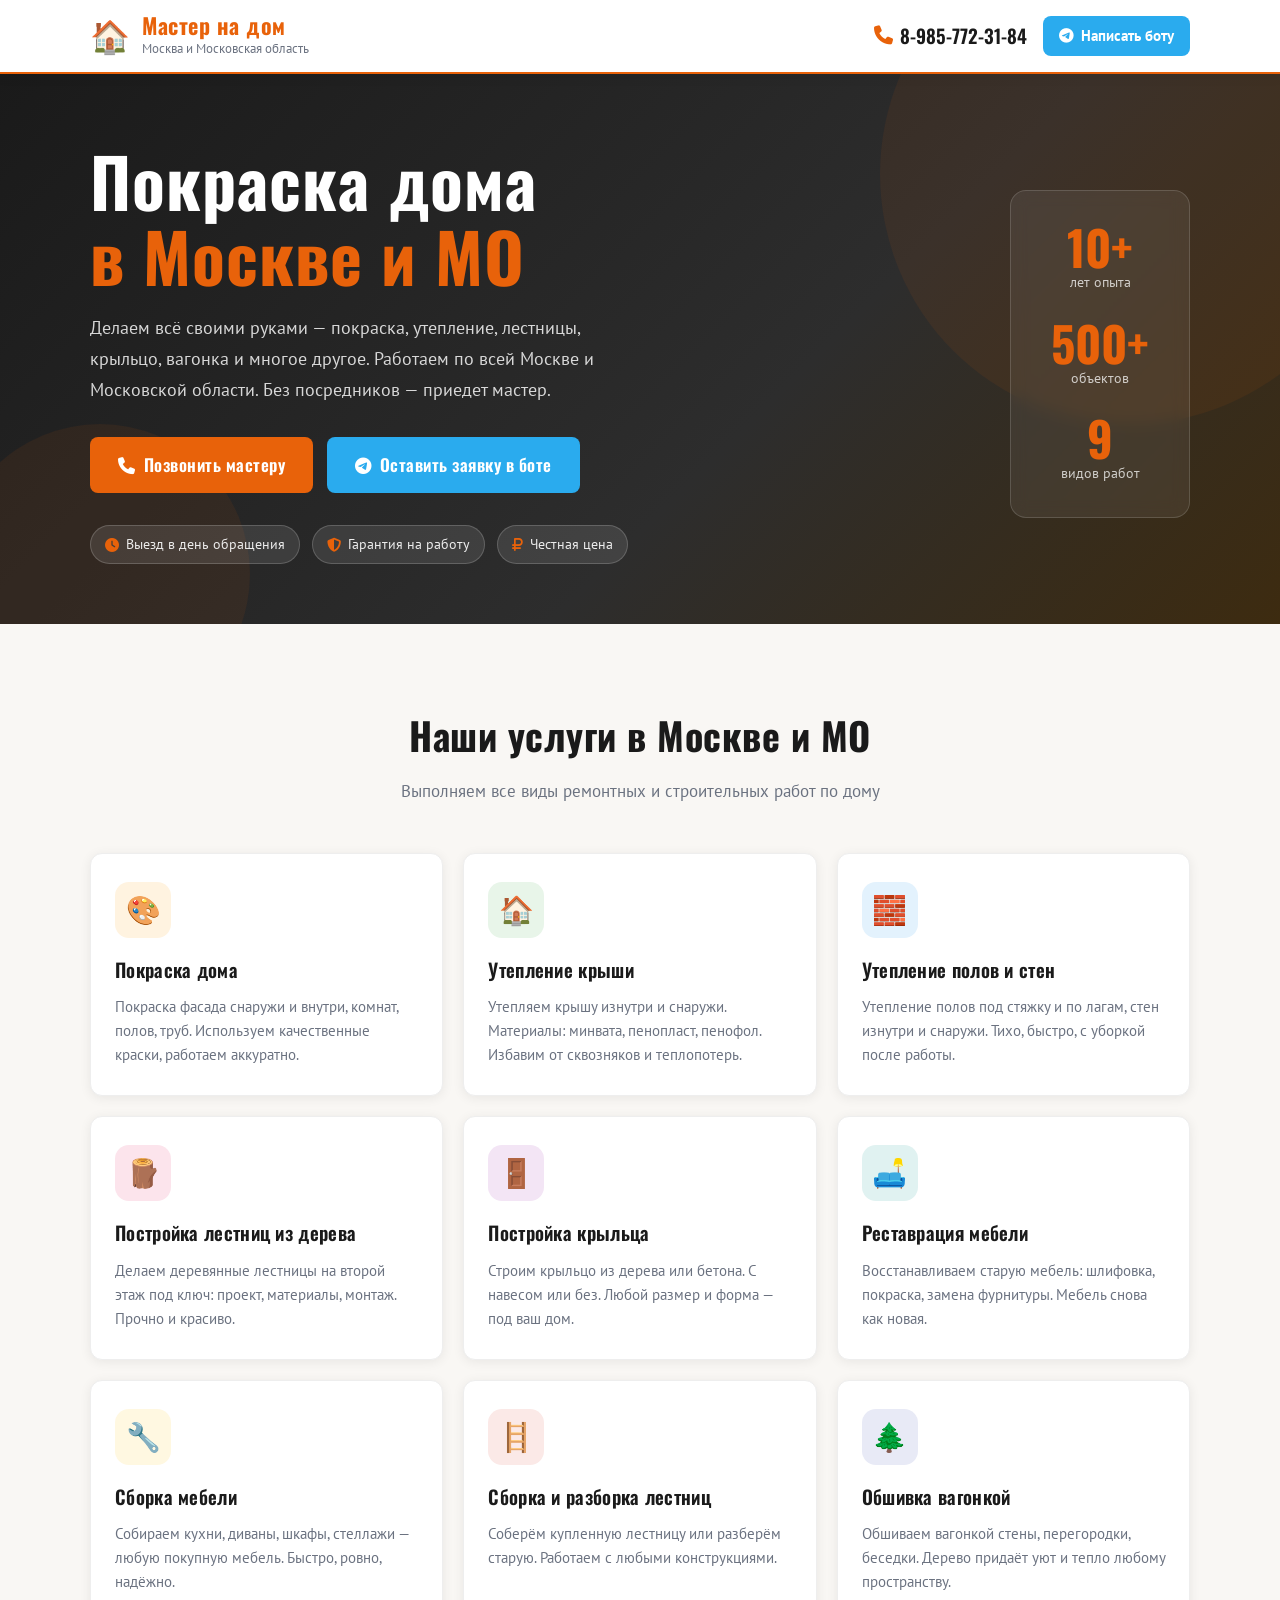
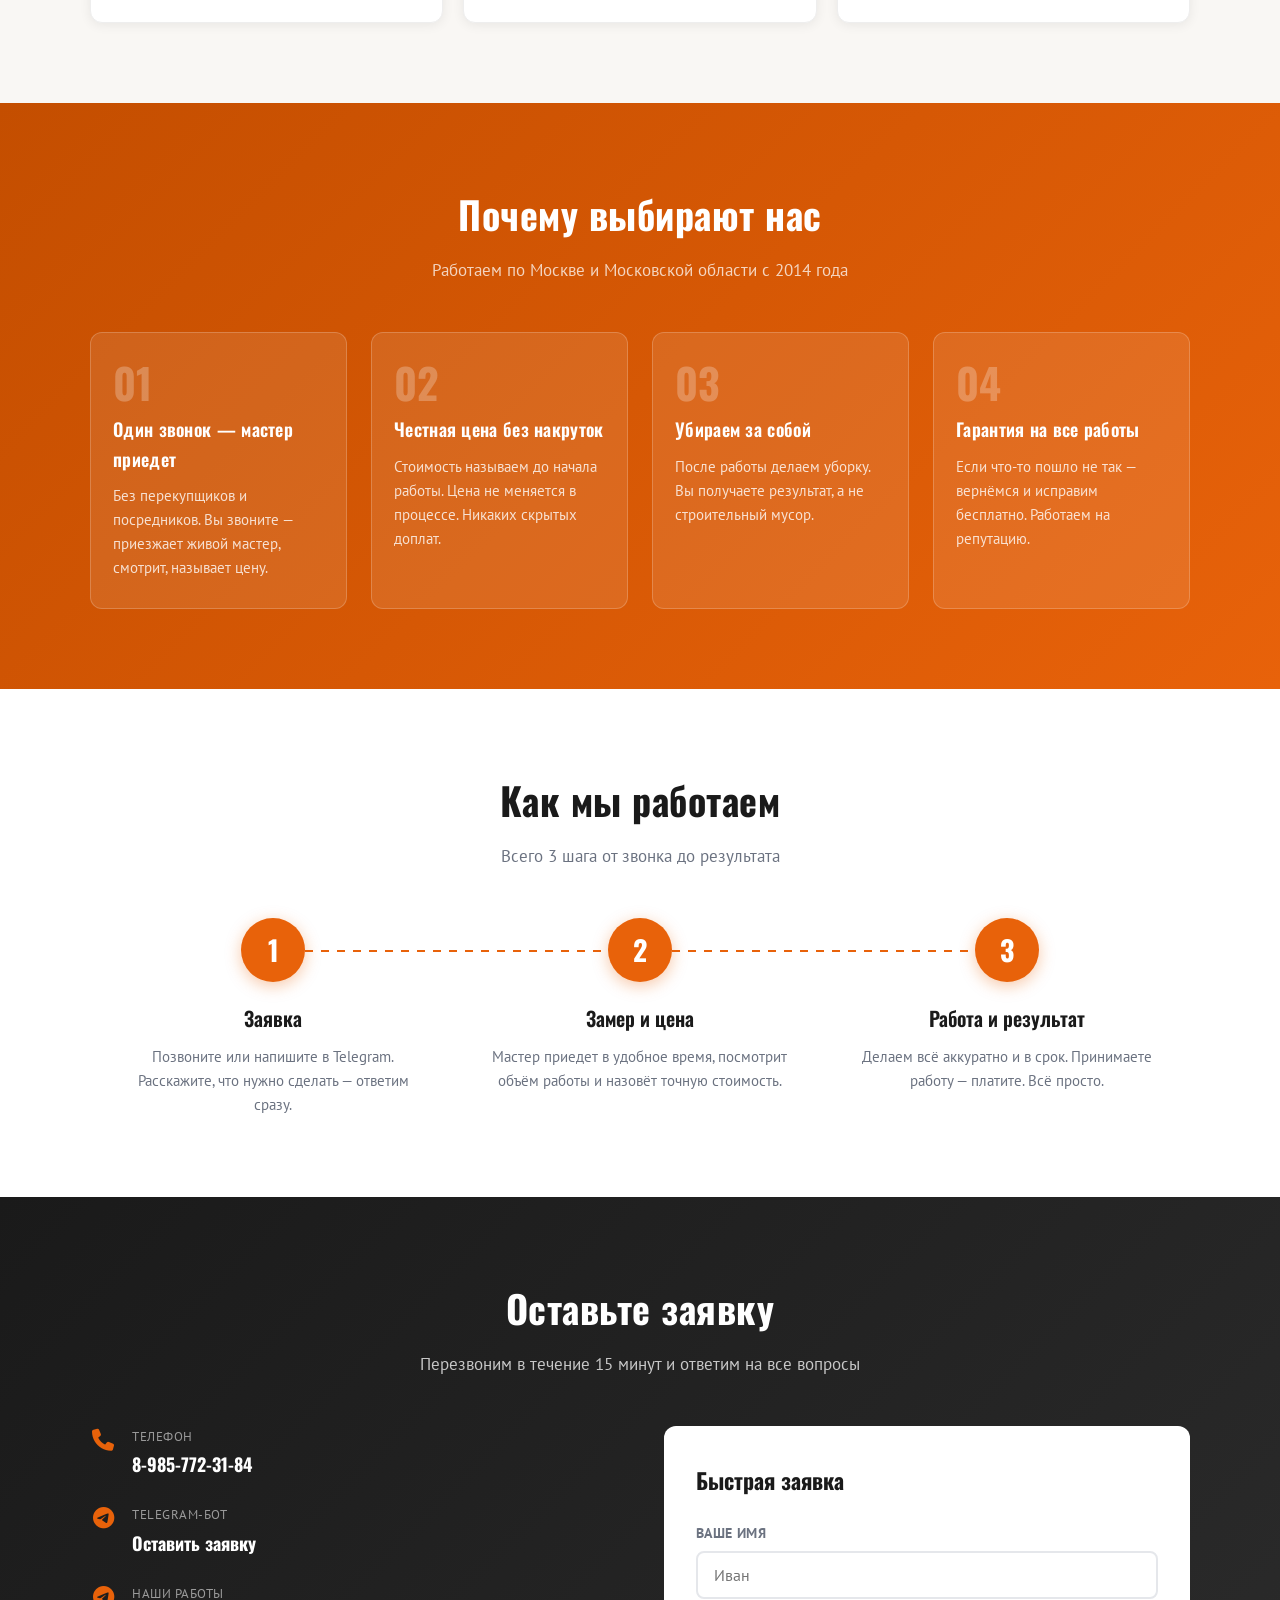
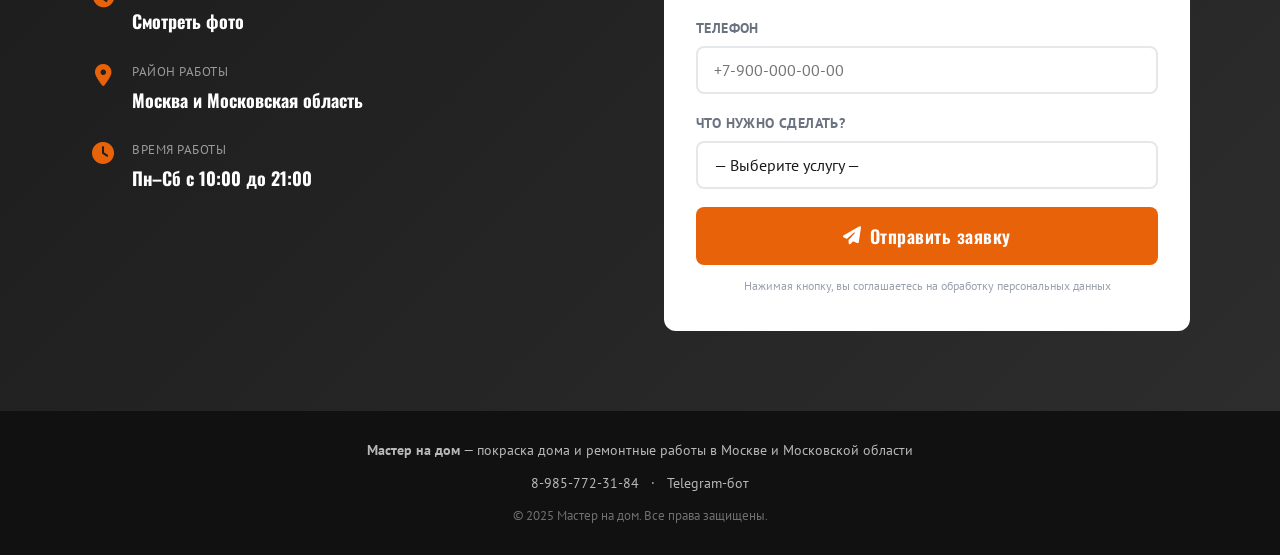
<file: index.html>
<!DOCTYPE html>
<html lang="ru">
<head>
  <meta charset="UTF-8" />
  <meta name="viewport" content="width=device-width, initial-scale=1.0" />

  <!-- SEO: Заголовок страницы — самый важный тег для поиска -->
  <title>Покраска дома в Москве и Московской области — Мастер на дом</title>

  <!-- SEO: Описание сайта — именно этот текст Google показывает под ссылкой в поиске -->
  <meta name="description" content="Покраска дома, утепление, постройка лестниц и крыльца в Москве и Московской области. Мастер на дом — качественно, быстро, с гарантией. Звоните: 8-985-772-31-84" />

  <!-- SEO: Ключевые слова (дополнительная подсказка для поисковиков) -->
  <meta name="keywords" content="покраска дома Москва, покраска дома Московская область, утепление крыши, утепление стен, постройка лестниц, постройка крыльца, реставрация мебели, обшивка вагонкой, мастер на дом Москва" />

  <!-- SEO: Говорим Google, что это главная версия страницы -->
  <link rel="canonical" href="https://master-na-dom.ru/" />

  <!-- Для красивого отображения в мессенджерах при отправке ссылки -->
  <meta property="og:title" content="Покраска дома в Москве — Мастер на дом" />
  <meta property="og:description" content="Покраска дома, утепление, лестницы, крыльцо в Москве и МО. Быстро и с гарантией." />
  <meta property="og:type" content="website" />
  <meta property="og:locale" content="ru_RU" />

  <!-- Подключаем красивые иконки (бесплатно) -->
  <link rel="stylesheet" href="https://cdnjs.cloudflare.com/ajax/libs/font-awesome/6.5.0/css/all.min.css" />

  <!-- Подключаем красивый шрифт -->
  <link rel="preconnect" href="https://fonts.googleapis.com" />
  <link rel="preconnect" href="https://fonts.gstatic.com" crossorigin />
  <link href="https://fonts.googleapis.com/css2?family=Oswald:wght@400;600;700&family=PT+Sans:ital,wght@0,400;0,700;1,400&display=swap" rel="stylesheet" />

  <link rel="stylesheet" href="style.css" />
</head>
<body>

  <!-- ========== ШАПКА САЙТА ========== -->
  <header class="header">
    <div class="container header__inner">
      <div class="header__logo">
        <span class="header__logo-icon">🏠</span>
        <div>
          <div class="header__logo-title">Мастер на дом</div>
          <div class="header__logo-sub">Москва и Московская область</div>
        </div>
      </div>
      <div class="header__contacts">
        <a href="tel:+79857723184" class="header__phone">
          <i class="fa-solid fa-phone"></i> 8-985-772-31-84
        </a>
        <a href="https://t.me/ProMasterNaDom_bot" target="_blank" class="header__tg">
          <i class="fa-brands fa-telegram"></i> Написать боту
        </a>
      </div>
      <!-- Кнопка меню для мобильных -->
      <button class="burger" id="burger" aria-label="Открыть меню">
        <span></span><span></span><span></span>
      </button>
    </div>

    <!-- Мобильное меню -->
    <nav class="mobile-nav" id="mobileNav">
      <a href="#services" onclick="closeMenu()">Услуги</a>
      <a href="#why" onclick="closeMenu()">Почему мы</a>
      <a href="#how" onclick="closeMenu()">Как работаем</a>
      <a href="#contact" onclick="closeMenu()">Контакты</a>
    </nav>
  </header>

  <!-- ========== ГЛАВНЫЙ БЛОК ========== -->
  <section class="hero">
    <div class="hero__bg-shapes">
      <div class="shape shape-1"></div>
      <div class="shape shape-2"></div>
    </div>
    <div class="container hero__inner">
      <div class="hero__text">
        <!-- H1 — САМЫЙ ГЛАВНЫЙ ЗАГОЛОВОК. Должен быть один на странице и содержать ключевую фразу -->
        <h1 class="hero__title">
          Покраска дома<br>
          <span>в Москве и МО</span>
        </h1>
        <p class="hero__desc">
          Делаем всё своими руками — покраска, утепление, лестницы, крыльцо, вагонка и многое другое.
          Работаем по всей Москве и Московской области. Без посредников — приедет мастер.
        </p>
        <div class="hero__btns">
          <a href="tel:+79857723184" class="btn btn--primary">
            <i class="fa-solid fa-phone"></i> Позвонить мастеру
          </a>
          <a href="https://t.me/ProMasterNaDom_bot" target="_blank" class="btn btn--tg">
            <i class="fa-brands fa-telegram"></i> Оставить заявку в боте
          </a>
        </div>
        <div class="hero__badges">
          <div class="badge"><i class="fa-solid fa-clock"></i> Выезд в день обращения</div>
          <div class="badge"><i class="fa-solid fa-shield-halved"></i> Гарантия на работу</div>
          <div class="badge"><i class="fa-solid fa-ruble-sign"></i> Честная цена</div>
        </div>
      </div>
      <div class="hero__image">
        <div class="hero__image-card">
          <div class="hero__stat"><span>10+</span>лет опыта</div>
          <div class="hero__stat"><span>500+</span>объектов</div>
          <div class="hero__stat"><span>9</span>видов работ</div>
        </div>
      </div>
    </div>
  </section>

  <!-- ========== УСЛУГИ ========== -->
  <section class="services" id="services">
    <div class="container">
      <!-- H2 — заголовок второго уровня, тоже важен для SEO -->
      <h2 class="section-title">Наши услуги в Москве и МО</h2>
      <p class="section-sub">Выполняем все виды ремонтных и строительных работ по дому</p>

      <div class="services__grid">

        <div class="service-card">
          <div class="service-card__icon" style="background:#fff3e0">🎨</div>
          <!-- H3 — заголовок третьего уровня, поддерживает SEO -->
          <h3>Покраска дома</h3>
          <p>Покраска фасада снаружи и внутри, комнат, полов, труб. Используем качественные краски, работаем аккуратно.</p>
        </div>

        <div class="service-card">
          <div class="service-card__icon" style="background:#e8f5e9">🏠</div>
          <h3>Утепление крыши</h3>
          <p>Утепляем крышу изнутри и снаружи. Материалы: минвата, пенопласт, пенофол. Избавим от сквозняков и теплопотерь.</p>
        </div>

        <div class="service-card">
          <div class="service-card__icon" style="background:#e3f2fd">🧱</div>
          <h3>Утепление полов и стен</h3>
          <p>Утепление полов под стяжку и по лагам, стен изнутри и снаружи. Тихо, быстро, с уборкой после работы.</p>
        </div>

        <div class="service-card">
          <div class="service-card__icon" style="background:#fce4ec">🪵</div>
          <h3>Постройка лестниц из дерева</h3>
          <p>Делаем деревянные лестницы на второй этаж под ключ: проект, материалы, монтаж. Прочно и красиво.</p>
        </div>

        <div class="service-card">
          <div class="service-card__icon" style="background:#f3e5f5">🚪</div>
          <h3>Постройка крыльца</h3>
          <p>Строим крыльцо из дерева или бетона. С навесом или без. Любой размер и форма — под ваш дом.</p>
        </div>

        <div class="service-card">
          <div class="service-card__icon" style="background:#e0f2f1">🛋️</div>
          <h3>Реставрация мебели</h3>
          <p>Восстанавливаем старую мебель: шлифовка, покраска, замена фурнитуры. Мебель снова как новая.</p>
        </div>

        <div class="service-card">
          <div class="service-card__icon" style="background:#fff8e1">🔧</div>
          <h3>Сборка мебели</h3>
          <p>Собираем кухни, диваны, шкафы, стеллажи — любую покупную мебель. Быстро, ровно, надёжно.</p>
        </div>

        <div class="service-card">
          <div class="service-card__icon" style="background:#fbe9e7">🪜</div>
          <h3>Сборка и разборка лестниц</h3>
          <p>Соберём купленную лестницу или разберём старую. Работаем с любыми конструкциями.</p>
        </div>

        <div class="service-card">
          <div class="service-card__icon" style="background:#e8eaf6">🌲</div>
          <h3>Обшивка вагонкой</h3>
          <p>Обшиваем вагонкой стены, перегородки, беседки. Дерево придаёт уют и тепло любому пространству.</p>
        </div>

      </div>
    </div>
  </section>

  <!-- ========== ПОЧЕМУ МЫ ========== -->
  <section class="why" id="why">
    <div class="container">
      <h2 class="section-title section-title--light">Почему выбирают нас</h2>
      <p class="section-sub section-sub--light">Работаем по Москве и Московской области с 2014 года</p>

      <div class="why__grid">
        <div class="why-card">
          <div class="why-card__num">01</div>
          <h3>Один звонок — мастер приедет</h3>
          <p>Без перекупщиков и посредников. Вы звоните — приезжает живой мастер, смотрит, называет цену.</p>
        </div>
        <div class="why-card">
          <div class="why-card__num">02</div>
          <h3>Честная цена без накруток</h3>
          <p>Стоимость называем до начала работы. Цена не меняется в процессе. Никаких скрытых доплат.</p>
        </div>
        <div class="why-card">
          <div class="why-card__num">03</div>
          <h3>Убираем за собой</h3>
          <p>После работы делаем уборку. Вы получаете результат, а не строительный мусор.</p>
        </div>
        <div class="why-card">
          <div class="why-card__num">04</div>
          <h3>Гарантия на все работы</h3>
          <p>Если что-то пошло не так — вернёмся и исправим бесплатно. Работаем на репутацию.</p>
        </div>
      </div>
    </div>
  </section>

  <!-- ========== КАК РАБОТАЕМ ========== -->
  <section class="how" id="how">
    <div class="container">
      <h2 class="section-title">Как мы работаем</h2>
      <p class="section-sub">Всего 3 шага от звонка до результата</p>

      <div class="how__steps">
        <div class="how-step">
          <div class="how-step__circle">1</div>
          <div class="how-step__line"></div>
          <h3>Заявка</h3>
          <p>Позвоните или напишите в Telegram. Расскажите, что нужно сделать — ответим сразу.</p>
        </div>
        <div class="how-step">
          <div class="how-step__circle">2</div>
          <div class="how-step__line"></div>
          <h3>Замер и цена</h3>
          <p>Мастер приедет в удобное время, посмотрит объём работы и назовёт точную стоимость.</p>
        </div>
        <div class="how-step">
          <div class="how-step__circle">3</div>
          <div class="how-step__line how-step__line--none"></div>
          <h3>Работа и результат</h3>
          <p>Делаем всё аккуратно и в срок. Принимаете работу — платите. Всё просто.</p>
        </div>
      </div>
    </div>
  </section>

  <!-- ========== КОНТАКТЫ И ФОРМА ЗАЯВКИ ========== -->
  <section class="contact" id="contact">
    <div class="container">
      <h2 class="section-title section-title--light">Оставьте заявку</h2>
      <p class="section-sub section-sub--light">Перезвоним в течение 15 минут и ответим на все вопросы</p>

      <div class="contact__inner">
        <div class="contact__info">
          <div class="contact__item">
            <i class="fa-solid fa-phone"></i>
            <div>
              <div class="contact__label">Телефон</div>
              <a href="tel:+79857723184" class="contact__value">8-985-772-31-84</a>
            </div>
          </div>
          <div class="contact__item">
            <i class="fa-brands fa-telegram"></i>
            <div>
              <div class="contact__label">Telegram-бот</div>
              <a href="https://t.me/ProMasterNaDom_bot" target="_blank" class="contact__value">Оставить заявку</a>
            </div>
          </div>
          <div class="contact__item">
            <i class="fa-brands fa-telegram"></i>
            <div>
              <div class="contact__label">Наши работы</div>
              <a href="https://t.me/+yyk77ZmZfKdkNzQ6" target="_blank" class="contact__value">Смотреть фото</a>
            </div>
          </div>
          <div class="contact__item">
            <i class="fa-solid fa-location-dot"></i>
            <div>
              <div class="contact__label">Район работы</div>
              <div class="contact__value">Москва и Московская область</div>
            </div>
          </div>
          <div class="contact__item">
            <i class="fa-solid fa-clock"></i>
            <div>
              <div class="contact__label">Время работы</div>
              <div class="contact__value">Пн–Сб с 10:00 до 21:00</div>
            </div>
          </div>
        </div>

        <form class="contact__form" id="contactForm" onsubmit="sendForm(event)">
          <h3>Быстрая заявка</h3>
          <div class="form-group">
            <label for="name">Ваше имя</label>
            <input type="text" id="name" name="name" placeholder="Иван" required />
          </div>
          <div class="form-group">
            <label for="phone">Телефон</label>
            <input type="tel" id="phone" name="phone" placeholder="+7-900-000-00-00" required />
          </div>
          <div class="form-group">
            <label for="service">Что нужно сделать?</label>
            <select id="service" name="service">
              <option value="">— Выберите услугу —</option>
              <option>Покраска дома снаружи</option>
              <option>Покраска комнат внутри</option>
              <option>Покраска пола или труб</option>
              <option>Утепление крыши</option>
              <option>Утепление полов и стен</option>
              <option>Постройка лестницы</option>
              <option>Постройка крыльца</option>
              <option>Реставрация мебели</option>
              <option>Сборка мебели</option>
              <option>Обшивка вагонкой</option>
              <option>Другое</option>
            </select>
          </div>
          <button type="submit" class="btn btn--primary btn--full">
            <i class="fa-solid fa-paper-plane"></i> Отправить заявку
          </button>
          <p class="form-note">Нажимая кнопку, вы соглашаетесь на обработку персональных данных</p>
        </form>
      </div>
    </div>
  </section>

  <!-- ========== ПОДВАЛ ========== -->
  <footer class="footer">
    <div class="container footer__inner">
      <div>
        <strong>Мастер на дом</strong> — покраска дома и ремонтные работы в Москве и Московской области
      </div>
      <div class="footer__contacts">
        <a href="tel:+79857723184">8-985-772-31-84</a>
        <span>·</span>
        <a href="https://t.me/ProMasterNaDom_bot" target="_blank">Telegram-бот</a>
      </div>
      <div class="footer__copy">© 2025 Мастер на дом. Все права защищены.</div>
    </div>
  </footer>

  <!-- Всплывающее сообщение об успешной отправке формы -->
  <div class="popup" id="popup">
    <div class="popup__box">
      <div class="popup__icon">✅</div>
      <h3>Заявка принята!</h3>
      <p>Мы перезвоним вам в течение 15 минут.</p>
      <button onclick="closePopup()" class="btn btn--primary">Хорошо</button>
    </div>
  </div>

  <script>
// ============================================================
// Мобильное меню — открыть/закрыть
// ============================================================
const burger = document.getElementById("burger");
const mobileNav = document.getElementById("mobileNav");

burger.addEventListener("click", () => {
  mobileNav.classList.toggle("open");
  burger.classList.toggle("open");
});

function closeMenu() {
  mobileNav.classList.remove("open");
  burger.classList.remove("open");
}

// ============================================================
// Попап — закрыть
// ============================================================
function closePopup() {
  document.getElementById("popup").style.display = "none";
}

// ============================================================
// Отправка формы в Telegram-бот
// Заявка с сайта приходит администратору с пометкой "С сайта"
// ============================================================
async function sendForm(event) {
  event.preventDefault();

  const name    = document.getElementById("name").value.trim();
  const phone   = document.getElementById("phone").value.trim();
  const service = document.getElementById("service").value || "Не выбрана";

  // Токен бота и ID администратора
  const BOT_TOKEN = "7930459380:AAGPy6gmM4lS89WAtou6NXCDRrbWNgA8OM8";
  const ADMIN_ID  = "418398682";
  const MANAGER_CHAT_ID = "-1001234567890";

  // Формируем красивое сообщение
  const text =
    "🔔 <b>НОВАЯ ЗАЯВКА С САЙТА</b>\n" +
    "━━━━━━━━━━━━━━━━━━━━\n" +
    "👤 <b>Имя:</b> " + name + "\n" +
    "📱 <b>Телефон:</b> <code>" + phone + "</code>\n" +
    "🛠 <b>Услуга:</b> " + service + "\n" +
    "━━━━━━━━━━━━━━━━━━━━\n" +
    "🌐 <b>Источник:</b> Форма на сайте promaster-na-dom.ru";

  const btn = event.target.querySelector("button[type=submit]");
  btn.disabled = true;
  btn.textContent = "Отправляем...";

  try {
    // Отправляем в оба чата — администратору и менеджерам
    const recipients = [ADMIN_ID, MANAGER_CHAT_ID];

    let response;
    for (const chat_id of recipients) {
      response = await fetch(
        "https://api.telegram.org/bot" + BOT_TOKEN + "/sendMessage",
        {
          method: "POST",
          headers: { "Content-Type": "application/json" },
          body: JSON.stringify({
            chat_id: chat_id,
            text: text,
            parse_mode: "HTML",
          }),
        }
      );
    }

    const result = await response.json();

    if (result.ok) {
      // Успех — показываем попап и очищаем форму
      document.getElementById("contactForm").reset();
      document.getElementById("popup").style.display = "flex";
    } else {
      alert("Ошибка отправки. Пожалуйста, позвоните нам напрямую.");
    }
  } catch (e) {
    alert("Ошибка соединения. Пожалуйста, позвоните нам напрямую.");
  } finally {
    btn.disabled = false;
    btn.innerHTML = '<i class="fa-solid fa-paper-plane"></i> Отправить заявку';
  }
}
</script>
<!-- Yandex.Metrika counter -->
<script type="text/javascript">
    (function(m,e,t,r,i,k,a){
        m[i]=m[i]||function(){(m[i].a=m[i].a||[]).push(arguments)};
        m[i].l=1*new Date();
        for (var j = 0; j < document.scripts.length; j++) {if (document.scripts[j].src === r) { return; }}
        k=e.createElement(t),a=e.getElementsByTagName(t)[0],k.async=1,k.src=r,a.parentNode.insertBefore(k,a)
    })(window, document,'script','https://mc.yandex.ru/metrika/tag.js?id=106984156', 'ym');

    ym(106984156, 'init', {ssr:true, webvisor:true, clickmap:true, ecommerce:"dataLayer", referrer: document.referrer, url: location.href, accurateTrackBounce:true, trackLinks:true});
</script>
<noscript><div><img src="https://mc.yandex.ru/watch/106984156" style="position:absolute; left:-9999px;" alt="" /></div></noscript>
<!-- /Yandex.Metrika counter -->
</body>
</html>
</file>
<file: style.css>
/* ============================================================
   МАСТЕР НА ДОМ — Таблица стилей (style.css)
   ============================================================ */

/* ---- Сброс и базовые настройки ---- */
*, *::before, *::after {
  box-sizing: border-box;
  margin: 0;
  padding: 0;
}

:root {
  --orange: #E8620A;
  --orange-dark: #C44E00;
  --orange-light: #FFF3E0;
  --dark: #1A1A1A;
  --dark2: #2D2D2D;
  --grey: #6B7280;
  --light: #F9F7F4;
  --white: #FFFFFF;
  --tg: #2AABEE;
  --tg-dark: #1A8DC2;
  --font-head: 'Oswald', sans-serif;
  --font-body: 'PT Sans', sans-serif;
  --radius: 12px;
  --shadow: 0 4px 24px rgba(0,0,0,0.10);
  --shadow-card: 0 2px 12px rgba(0,0,0,0.07);
}

html {
  scroll-behavior: smooth;
}

body {
  font-family: var(--font-body);
  color: var(--dark);
  background: var(--light);
  line-height: 1.65;
  font-size: 17px;
}

a {
  color: inherit;
  text-decoration: none;
}

img {
  max-width: 100%;
  display: block;
}

/* ---- Контейнер (ограничение ширины) ---- */
.container {
  max-width: 1140px;
  margin: 0 auto;
  padding: 0 20px;
}

/* ---- Кнопки ---- */
.btn {
  display: inline-flex;
  align-items: center;
  gap: 8px;
  padding: 14px 28px;
  border-radius: 8px;
  font-family: var(--font-head);
  font-size: 17px;
  font-weight: 600;
  letter-spacing: 0.5px;
  cursor: pointer;
  border: none;
  transition: transform 0.15s, box-shadow 0.15s, background 0.15s;
  text-align: center;
}

.btn:hover {
  transform: translateY(-2px);
  box-shadow: 0 6px 20px rgba(0,0,0,0.18);
}

.btn--primary {
  background: var(--orange);
  color: var(--white);
}

.btn--primary:hover {
  background: var(--orange-dark);
}

.btn--tg {
  background: var(--tg);
  color: var(--white);
}

.btn--tg:hover {
  background: var(--tg-dark);
}

.btn--full {
  width: 100%;
  justify-content: center;
  font-size: 18px;
  padding: 16px 28px;
}

/* ---- Заголовки секций ---- */
.section-title {
  font-family: var(--font-head);
  font-size: clamp(26px, 4vw, 38px);
  font-weight: 700;
  text-align: center;
  letter-spacing: 0.5px;
  margin-bottom: 10px;
}

.section-title--light {
  color: var(--white);
}

.section-sub {
  text-align: center;
  color: var(--grey);
  font-size: 17px;
  margin-bottom: 48px;
}

.section-sub--light {
  color: rgba(255,255,255,0.75);
}

/* ============================================================
   ШАПКА
   ============================================================ */
.header {
  background: var(--white);
  border-bottom: 2px solid var(--orange);
  position: sticky;
  top: 0;
  z-index: 1000;
  box-shadow: 0 2px 12px rgba(0,0,0,0.08);
}

.header__inner {
  display: flex;
  align-items: center;
  justify-content: space-between;
  padding-top: 12px;
  padding-bottom: 12px;
  gap: 16px;
}

.header__logo {
  display: flex;
  align-items: center;
  gap: 12px;
}

.header__logo-icon {
  font-size: 32px;
  line-height: 1;
}

.header__logo-title {
  font-family: var(--font-head);
  font-size: 22px;
  font-weight: 700;
  color: var(--orange);
  letter-spacing: 0.5px;
  line-height: 1.2;
}

.header__logo-sub {
  font-size: 13px;
  color: var(--grey);
}

.header__contacts {
  display: flex;
  align-items: center;
  gap: 16px;
  flex-wrap: wrap;
}

.header__phone {
  display: flex;
  align-items: center;
  gap: 7px;
  font-family: var(--font-head);
  font-size: 19px;
  font-weight: 600;
  color: var(--dark);
  white-space: nowrap;
}

.header__phone i {
  color: var(--orange);
}

.header__tg {
  display: flex;
  align-items: center;
  gap: 7px;
  background: var(--tg);
  color: var(--white);
  padding: 8px 16px;
  border-radius: 8px;
  font-size: 15px;
  font-weight: 700;
  white-space: nowrap;
  transition: background 0.15s;
}

.header__tg:hover {
  background: var(--tg-dark);
}

/* Бургер-кнопка (мобильные) */
.burger {
  display: none;
  flex-direction: column;
  gap: 5px;
  background: none;
  border: none;
  cursor: pointer;
  padding: 4px;
}

.burger span {
  display: block;
  width: 26px;
  height: 3px;
  background: var(--dark);
  border-radius: 2px;
  transition: 0.3s;
}

/* Мобильное меню */
.mobile-nav {
  display: none;
  flex-direction: column;
  background: var(--white);
  border-top: 1px solid #eee;
  padding: 10px 20px 16px;
  gap: 4px;
}

.mobile-nav a {
  font-family: var(--font-head);
  font-size: 18px;
  font-weight: 600;
  padding: 10px 0;
  border-bottom: 1px solid #f0f0f0;
  color: var(--dark);
}

.mobile-nav.open {
  display: flex;
}

/* ============================================================
   ГЕРОЙ (главный блок)
   ============================================================ */
.hero {
  background: linear-gradient(135deg, #1A1A1A 0%, #2D2D2D 60%, #3D2B10 100%);
  color: var(--white);
  padding: 70px 0 60px;
  position: relative;
  overflow: hidden;
}

.hero__bg-shapes {
  position: absolute;
  inset: 0;
  pointer-events: none;
}

.shape {
  position: absolute;
  border-radius: 50%;
  opacity: 0.07;
}

.shape-1 {
  width: 500px;
  height: 500px;
  background: var(--orange);
  top: -150px;
  right: -100px;
}

.shape-2 {
  width: 300px;
  height: 300px;
  background: var(--orange);
  bottom: -100px;
  left: -50px;
}

.hero__inner {
  display: grid;
  grid-template-columns: 1fr auto;
  gap: 40px;
  align-items: center;
  position: relative;
  z-index: 1;
}

.hero__title {
  font-family: var(--font-head);
  font-size: clamp(36px, 6vw, 68px);
  font-weight: 700;
  line-height: 1.1;
  letter-spacing: 1px;
  margin-bottom: 20px;
}

.hero__title span {
  color: var(--orange);
}

.hero__desc {
  font-size: 18px;
  color: rgba(255,255,255,0.82);
  margin-bottom: 32px;
  max-width: 520px;
  line-height: 1.7;
}

.hero__btns {
  display: flex;
  gap: 14px;
  flex-wrap: wrap;
  margin-bottom: 32px;
}

.hero__badges {
  display: flex;
  gap: 12px;
  flex-wrap: wrap;
}

.badge {
  display: flex;
  align-items: center;
  gap: 7px;
  background: rgba(255,255,255,0.10);
  border: 1px solid rgba(255,255,255,0.18);
  padding: 7px 14px;
  border-radius: 30px;
  font-size: 14px;
  color: rgba(255,255,255,0.90);
}

.badge i {
  color: var(--orange);
}

.hero__image-card {
  background: rgba(255,255,255,0.07);
  border: 1px solid rgba(255,255,255,0.15);
  border-radius: 16px;
  padding: 32px 28px;
  display: flex;
  flex-direction: column;
  gap: 24px;
  backdrop-filter: blur(8px);
  min-width: 180px;
}

.hero__stat {
  text-align: center;
}

.hero__stat span {
  display: block;
  font-family: var(--font-head);
  font-size: 48px;
  font-weight: 700;
  color: var(--orange);
  line-height: 1;
}

.hero__stat {
  font-size: 14px;
  color: rgba(255,255,255,0.75);
}

/* ============================================================
   УСЛУГИ
   ============================================================ */
.services {
  padding: 80px 0;
  background: var(--light);
}

.services__grid {
  display: grid;
  grid-template-columns: repeat(3, 1fr);
  gap: 20px;
}

.service-card {
  background: var(--white);
  border-radius: var(--radius);
  padding: 28px 24px;
  box-shadow: var(--shadow-card);
  transition: transform 0.2s, box-shadow 0.2s;
  border: 1px solid #eee;
}

.service-card:hover {
  transform: translateY(-4px);
  box-shadow: 0 8px 30px rgba(0,0,0,0.12);
}

.service-card__icon {
  width: 56px;
  height: 56px;
  border-radius: 14px;
  display: flex;
  align-items: center;
  justify-content: center;
  font-size: 28px;
  margin-bottom: 16px;
}

.service-card h3 {
  font-family: var(--font-head);
  font-size: 19px;
  font-weight: 600;
  margin-bottom: 10px;
  letter-spacing: 0.3px;
}

.service-card p {
  font-size: 15px;
  color: var(--grey);
  line-height: 1.6;
}

/* ============================================================
   ПОЧЕМУ МЫ
   ============================================================ */
.why {
  background: linear-gradient(135deg, var(--orange-dark) 0%, var(--orange) 100%);
  color: var(--white);
  padding: 80px 0;
}

.why__grid {
  display: grid;
  grid-template-columns: repeat(4, 1fr);
  gap: 24px;
}

.why-card {
  background: rgba(255,255,255,0.10);
  border: 1px solid rgba(255,255,255,0.20);
  border-radius: var(--radius);
  padding: 28px 22px;
  transition: background 0.2s;
}

.why-card:hover {
  background: rgba(255,255,255,0.18);
}

.why-card__num {
  font-family: var(--font-head);
  font-size: 42px;
  font-weight: 700;
  color: rgba(255,255,255,0.25);
  line-height: 1;
  margin-bottom: 12px;
}

.why-card h3 {
  font-family: var(--font-head);
  font-size: 18px;
  font-weight: 600;
  margin-bottom: 10px;
  letter-spacing: 0.3px;
}

.why-card p {
  font-size: 15px;
  color: rgba(255,255,255,0.80);
  line-height: 1.6;
}

/* ============================================================
   КАК РАБОТАЕМ
   ============================================================ */
.how {
  padding: 80px 0;
  background: var(--white);
}

.how__steps {
  display: grid;
  grid-template-columns: repeat(3, 1fr);
  gap: 0;
  position: relative;
}

.how-step {
  text-align: center;
  padding: 0 32px;
  position: relative;
}

.how-step__circle {
  width: 64px;
  height: 64px;
  border-radius: 50%;
  background: var(--orange);
  color: var(--white);
  font-family: var(--font-head);
  font-size: 28px;
  font-weight: 700;
  display: flex;
  align-items: center;
  justify-content: center;
  margin: 0 auto 20px;
  position: relative;
  z-index: 1;
  box-shadow: 0 4px 16px rgba(232,98,10,0.35);
}

.how-step__line {
  position: absolute;
  top: 32px;
  left: calc(50% + 32px);
  width: calc(100% - 64px);
  height: 2px;
  background: repeating-linear-gradient(90deg, var(--orange) 0, var(--orange) 8px, transparent 8px, transparent 16px);
}

.how-step__line--none {
  display: none;
}

.how-step h3 {
  font-family: var(--font-head);
  font-size: 20px;
  font-weight: 600;
  margin-bottom: 10px;
}

.how-step p {
  font-size: 15px;
  color: var(--grey);
  line-height: 1.6;
}

/* ============================================================
   КОНТАКТЫ
   ============================================================ */
.contact {
  background: linear-gradient(135deg, #1A1A1A 0%, #2D2D2D 100%);
  color: var(--white);
  padding: 80px 0;
}

.contact__inner {
  display: grid;
  grid-template-columns: 1fr 1fr;
  gap: 48px;
  align-items: start;
}

.contact__info {
  display: flex;
  flex-direction: column;
  gap: 24px;
}

.contact__item {
  display: flex;
  align-items: flex-start;
  gap: 16px;
}

.contact__item i {
  font-size: 22px;
  color: var(--orange);
  margin-top: 3px;
  flex-shrink: 0;
  width: 26px;
  text-align: center;
}

.contact__label {
  font-size: 13px;
  color: rgba(255,255,255,0.55);
  margin-bottom: 3px;
  text-transform: uppercase;
  letter-spacing: 0.5px;
}

.contact__value {
  font-size: 18px;
  font-weight: 700;
  color: var(--white);
  font-family: var(--font-head);
}

a.contact__value:hover {
  color: var(--orange);
}

/* ---- Форма ---- */
.contact__form {
  background: var(--white);
  border-radius: var(--radius);
  padding: 36px 32px;
  color: var(--dark);
}

.contact__form h3 {
  font-family: var(--font-head);
  font-size: 22px;
  font-weight: 700;
  margin-bottom: 24px;
  color: var(--dark);
}

.form-group {
  margin-bottom: 18px;
}

.form-group label {
  display: block;
  font-size: 14px;
  font-weight: 700;
  color: var(--grey);
  margin-bottom: 6px;
  text-transform: uppercase;
  letter-spacing: 0.4px;
}

.form-group input,
.form-group select {
  width: 100%;
  padding: 12px 16px;
  border: 2px solid #E5E7EB;
  border-radius: 8px;
  font-family: var(--font-body);
  font-size: 16px;
  color: var(--dark);
  background: var(--white);
  transition: border-color 0.2s;
  outline: none;
  appearance: none;
}

.form-group input:focus,
.form-group select:focus {
  border-color: var(--orange);
}

.form-note {
  font-size: 12px;
  color: #9CA3AF;
  margin-top: 12px;
  text-align: center;
  line-height: 1.5;
}

/* ============================================================
   ПОДВАЛ
   ============================================================ */
.footer {
  background: #111;
  color: rgba(255,255,255,0.70);
  padding: 28px 0;
  font-size: 14px;
}

.footer__inner {
  display: flex;
  flex-direction: column;
  align-items: center;
  gap: 10px;
  text-align: center;
}

.footer__contacts {
  display: flex;
  gap: 12px;
  align-items: center;
}

.footer__contacts a:hover {
  color: var(--orange);
}

.footer__copy {
  color: rgba(255,255,255,0.40);
  font-size: 13px;
}

/* ============================================================
   ВСПЛЫВАЮЩЕЕ ОКНО (после отправки формы)
   ============================================================ */
.popup {
  display: none;
  position: fixed;
  inset: 0;
  background: rgba(0,0,0,0.65);
  z-index: 9999;
  align-items: center;
  justify-content: center;
  padding: 20px;
}

.popup.active {
  display: flex;
}

.popup__box {
  background: var(--white);
  border-radius: 16px;
  padding: 40px 36px;
  max-width: 380px;
  width: 100%;
  text-align: center;
  box-shadow: 0 20px 60px rgba(0,0,0,0.30);
  animation: popIn 0.3s cubic-bezier(0.34, 1.56, 0.64, 1);
}

@keyframes popIn {
  from { transform: scale(0.8); opacity: 0; }
  to { transform: scale(1); opacity: 1; }
}

.popup__icon {
  font-size: 52px;
  margin-bottom: 16px;
}

.popup__box h3 {
  font-family: var(--font-head);
  font-size: 24px;
  font-weight: 700;
  margin-bottom: 10px;
}

.popup__box p {
  color: var(--grey);
  margin-bottom: 24px;
}

/* ============================================================
   ПЛАВНОЕ ПОЯВЛЕНИЕ ЭЛЕМЕНТОВ
   ============================================================ */
.fade-in {
  opacity: 0;
  transform: translateY(30px);
  transition: opacity 0.6s ease, transform 0.6s ease;
}

.fade-in.visible {
  opacity: 1;
  transform: translateY(0);
}

/* ============================================================
   АДАПТИВ (мобильные телефоны и планшеты)
   ============================================================ */
@media (max-width: 900px) {
  .services__grid {
    grid-template-columns: repeat(2, 1fr);
  }

  .why__grid {
    grid-template-columns: repeat(2, 1fr);
  }

  .hero__inner {
    grid-template-columns: 1fr;
  }

  .hero__image {
    display: none;
  }
}

@media (max-width: 680px) {
  .header__contacts {
    display: none;
  }

  .burger {
    display: flex;
  }

  .services__grid {
    grid-template-columns: 1fr;
  }

  .why__grid {
    grid-template-columns: 1fr;
  }

  .how__steps {
    grid-template-columns: 1fr;
    gap: 32px;
  }

  .how-step__line {
    display: none;
  }

  .contact__inner {
    grid-template-columns: 1fr;
  }

  .hero__btns {
    flex-direction: column;
  }

  .hero__btns .btn {
    width: 100%;
    justify-content: center;
  }
}
</file>
